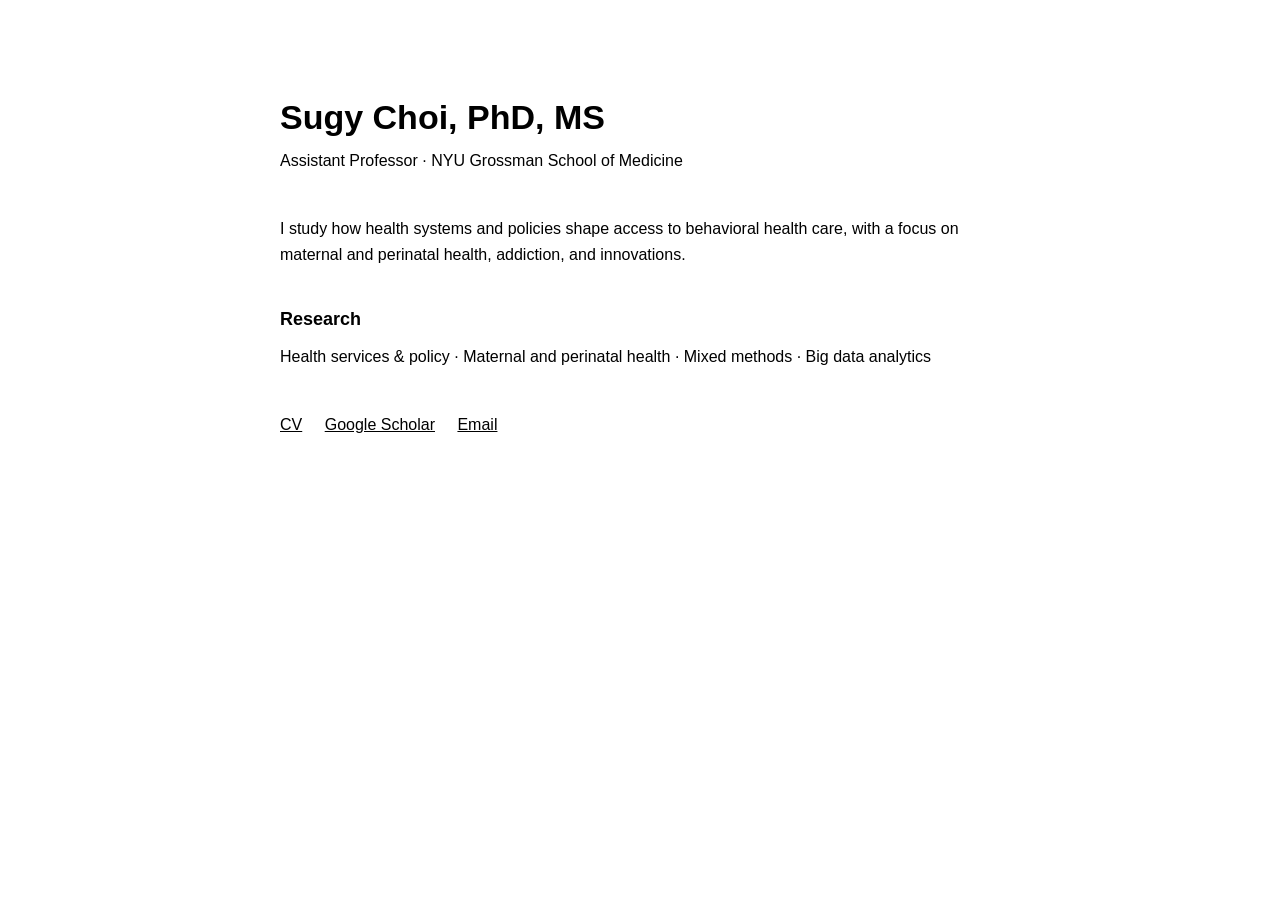
<file: index.html>
<!doctype html>
<html lang="en">
<head>
<meta charset="utf-8">
<meta name="viewport" content="width=device-width,initial-scale=1">
  <meta name="google-site-verification" content="nGNO6P0Xjmfoy4qVDHBdBJKERn3d0fuxMGFRAaiCqsQ" />
<title>Sugy Choi, PhD | Health Services Research</title>
<style>
body{
  margin:0;
  background:#fff;
  color:#000;
  font-family:Arial,Helvetica,sans-serif;
  font-size:16px;
  line-height:1.6;
}
main{
  max-width:720px;
  margin:0 auto;
  padding:90px 28px;
}
h1{
  font-size:34px;
  margin:0 0 4px;
  font-weight:600;
}
.subtitle{
  margin:0 0 42px;
}
h2{
  font-size:18px;
  margin:38px 0 10px;
}
p{
  margin:0 0 16px;
}
a{
  color:#000;
  text-decoration:underline;
}
.links{
  margin-top:42px;
}
.links a{
  margin-right:18px;
}
</style>
</head>
<body>
<main>
  <h1>Sugy Choi, PhD, MS</h1>
<p class="subtitle">
  Assistant Professor · NYU Grossman School of Medicine
</p>

  <p>
    I study how health systems and policies shape access to behavioral health care,
    with a focus on maternal and perinatal health, addiction, and innovations.
  </p>

  <h2>Research</h2>
  <p>
    Health services & policy · Maternal and perinatal health ·
    Mixed methods · Big data analytics
  </p>

<div class="links">
  <a href="Sugy_Choi_CV.pdf">CV</a>
  <a href="https://scholar.google.com/citations?hl=en&user=0x3zEW8AAAAJ">Google Scholar</a>
  <a href="mailto:sugy.choi@nyulangone.org">Email</a>
</div>
</main>
</body>
</html>
</file>
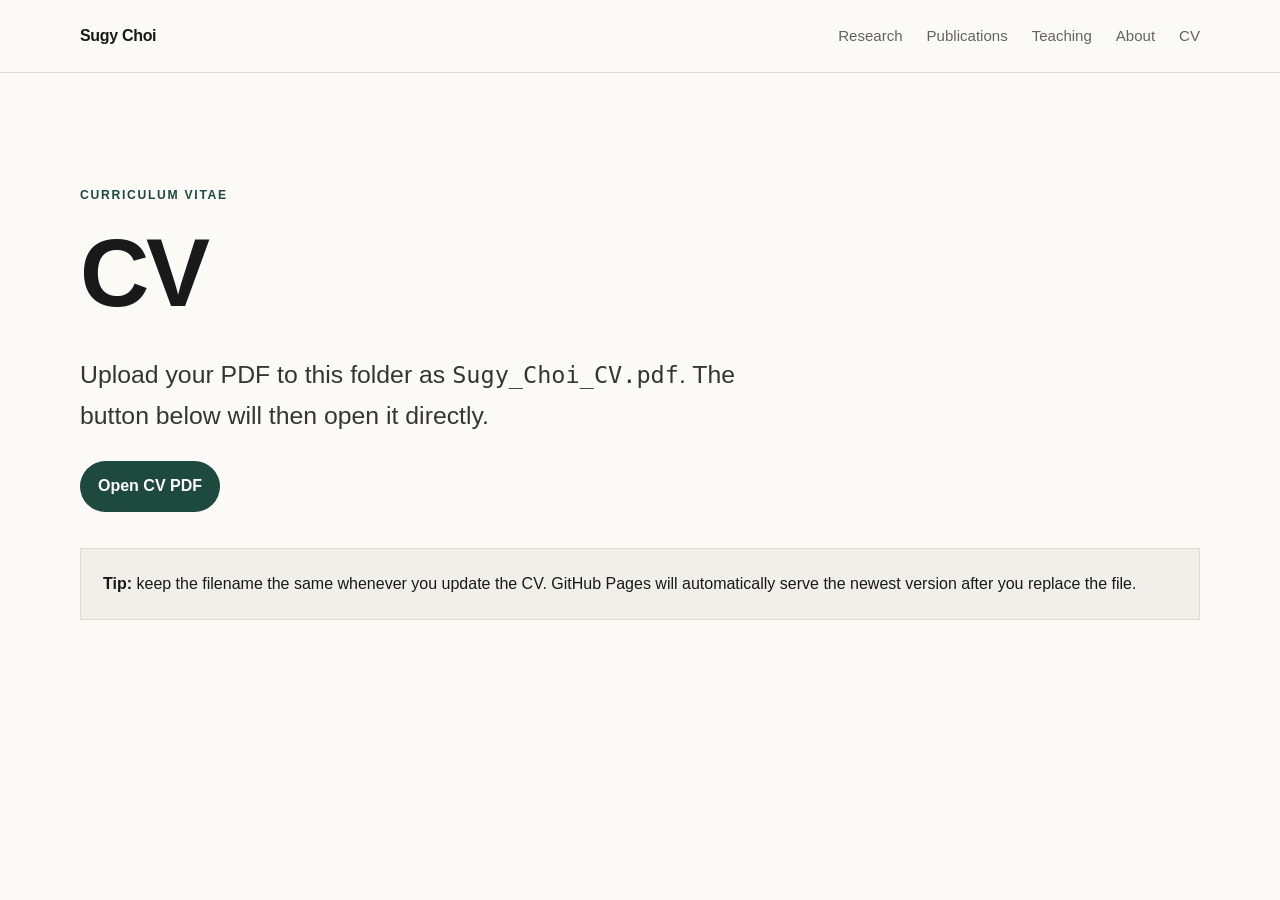
<file: cv.html>
<!DOCTYPE html>
<html lang="en">
<head>
  <meta charset="UTF-8" />
  <meta name="viewport" content="width=device-width, initial-scale=1.0" />
  <title>CV | Sugy Choi</title>
  <link rel="stylesheet" href="assets/style.css" />
</head>
<body>
  <header class="site-header">
    <div class="container nav-wrap">
      <a class="brand" href="index.html">Sugy Choi</a>
      <nav>
        <a href="index.html#research">Research</a>
        <a href="publications.html">Publications</a>
        <a href="index.html#teaching">Teaching</a>
        <a href="index.html#about">About</a>
        <a href="cv.html">CV</a>
      </nav>
    </div>
  </header>

  <main class="page container">
    <p class="eyebrow">Curriculum Vitae</p>
    <h1>CV</h1>
    <p class="lede narrow">
      Upload your PDF to this folder as <code>Sugy_Choi_CV.pdf</code>. The button below will then
      open it directly.
    </p>
    <p><a class="button" href="Sugy_Choi_CV.pdf">Open CV PDF</a></p>

    <div class="note-box">
      <strong>Tip:</strong> keep the filename the same whenever you update the CV. GitHub Pages will
      automatically serve the newest version after you replace the file.
    </div>
  </main>
</body>
</html>
</file>
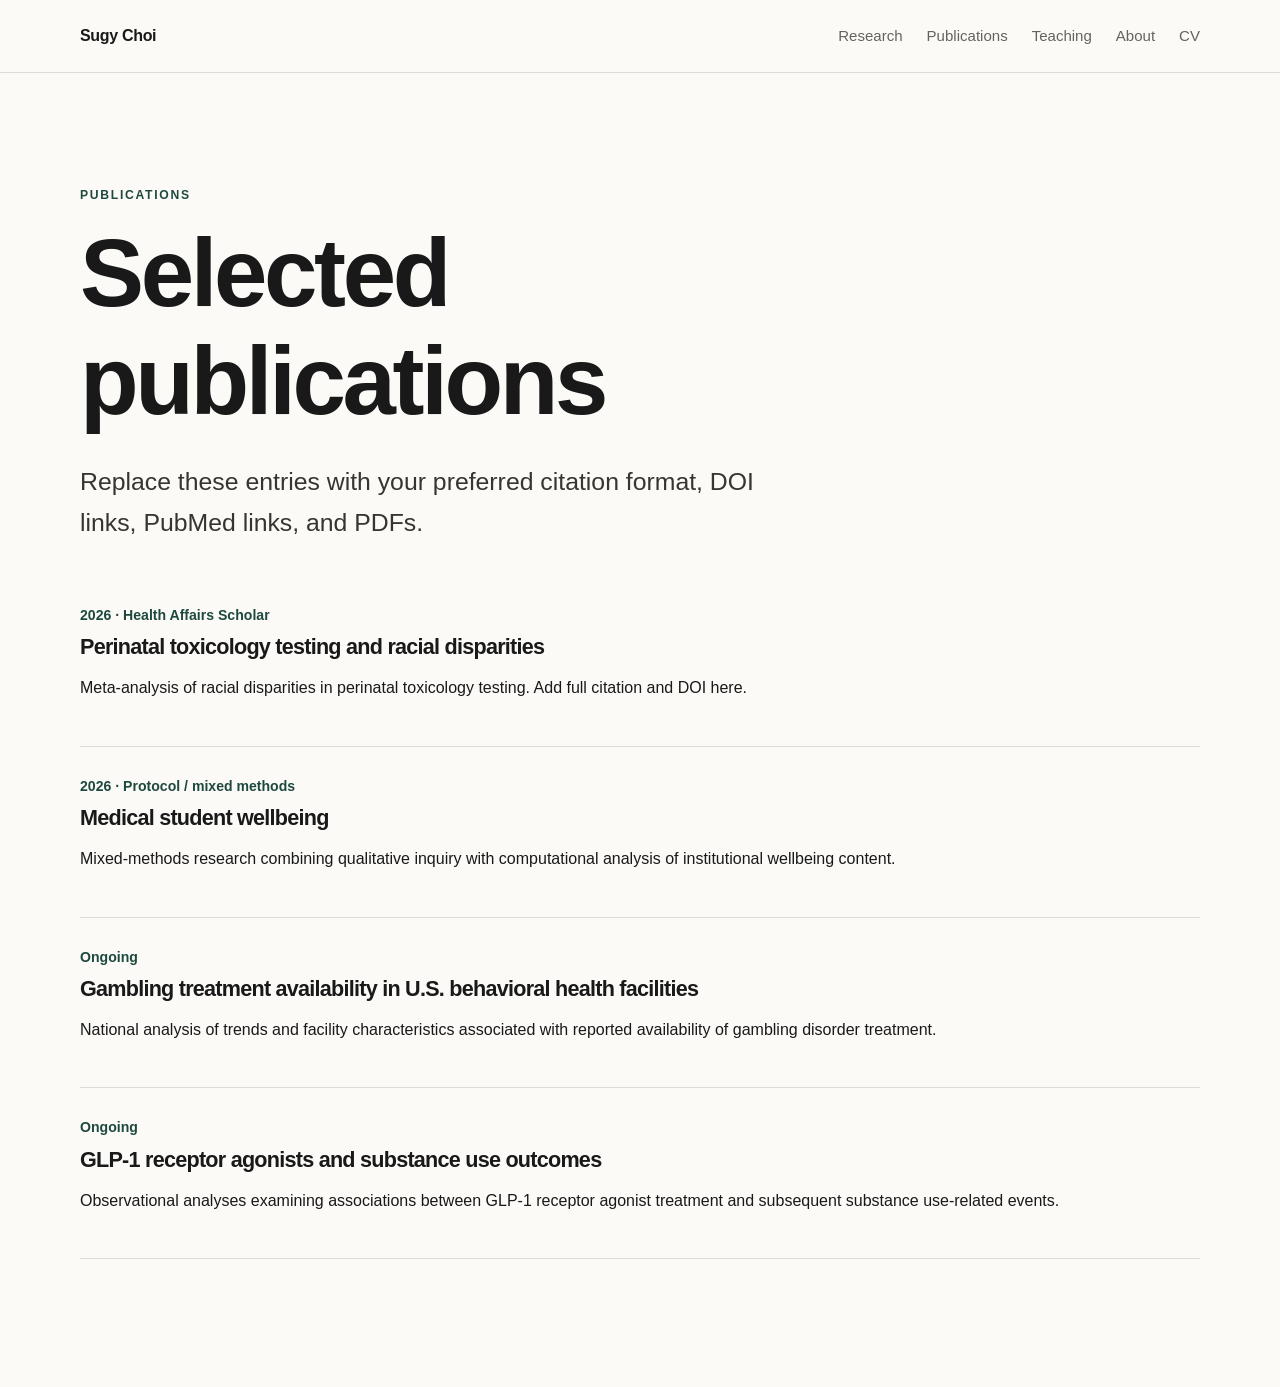
<file: publications.html>
<!DOCTYPE html>
<html lang="en">
<head>
  <meta charset="UTF-8" />
  <meta name="viewport" content="width=device-width, initial-scale=1.0" />
  <title>Publications | Sugy Choi</title>
  <link rel="stylesheet" href="assets/style.css" />
</head>
<body>
  <header class="site-header">
    <div class="container nav-wrap">
      <a class="brand" href="index.html">Sugy Choi</a>
      <nav>
        <a href="index.html#research">Research</a>
        <a href="publications.html">Publications</a>
        <a href="index.html#teaching">Teaching</a>
        <a href="index.html#about">About</a>
        <a href="cv.html">CV</a>
      </nav>
    </div>
  </header>

  <main class="page container">
    <p class="eyebrow">Publications</p>
    <h1>Selected publications</h1>
    <p class="lede narrow">
      Replace these entries with your preferred citation format, DOI links, PubMed links, and PDFs.
    </p>

    <div class="publication-list full">
      <article>
        <p class="pub-meta">2026 · Health Affairs Scholar</p>
        <h3>Perinatal toxicology testing and racial disparities</h3>
        <p>
          Meta-analysis of racial disparities in perinatal toxicology testing. Add full citation
          and DOI here.
        </p>
      </article>

      <article>
        <p class="pub-meta">2026 · Protocol / mixed methods</p>
        <h3>Medical student wellbeing</h3>
        <p>
          Mixed-methods research combining qualitative inquiry with computational analysis of
          institutional wellbeing content.
        </p>
      </article>

      <article>
        <p class="pub-meta">Ongoing</p>
        <h3>Gambling treatment availability in U.S. behavioral health facilities</h3>
        <p>
          National analysis of trends and facility characteristics associated with reported
          availability of gambling disorder treatment.
        </p>
      </article>

      <article>
        <p class="pub-meta">Ongoing</p>
        <h3>GLP-1 receptor agonists and substance use outcomes</h3>
        <p>
          Observational analyses examining associations between GLP-1 receptor agonist treatment
          and subsequent substance use-related events.
        </p>
      </article>
    </div>
  </main>
</body>
</html>
</file>
<file: assets/style.css>
:root {
  --bg: #fbfaf7;
  --text: #191919;
  --muted: #66635f;
  --line: #dedbd5;
  --panel: #f1efe9;
  --accent: #1e493e;
  --max: 1120px;
}

* { box-sizing: border-box; }

html { scroll-behavior: smooth; }

body {
  margin: 0;
  font-family: Inter, ui-sans-serif, -apple-system, BlinkMacSystemFont, "Segoe UI", sans-serif;
  color: var(--text);
  background: var(--bg);
  line-height: 1.65;
}

a { color: inherit; }

.container {
  width: min(calc(100% - 40px), var(--max));
  margin: 0 auto;
}

.site-header {
  position: sticky;
  top: 0;
  z-index: 20;
  background: rgba(251, 250, 247, 0.94);
  backdrop-filter: blur(12px);
  border-bottom: 1px solid var(--line);
}

.nav-wrap {
  min-height: 72px;
  display: flex;
  align-items: center;
  justify-content: space-between;
  gap: 30px;
}

.brand {
  font-weight: 750;
  text-decoration: none;
  letter-spacing: -0.02em;
}

nav {
  display: flex;
  gap: 24px;
  flex-wrap: wrap;
}

nav a {
  text-decoration: none;
  font-size: 0.94rem;
  color: var(--muted);
}

nav a:hover { color: var(--text); }

.hero {
  min-height: 72vh;
  display: grid;
  grid-template-columns: 1.5fr 0.75fr;
  gap: 80px;
  align-items: center;
  padding-top: 80px;
  padding-bottom: 80px;
}

.eyebrow {
  text-transform: uppercase;
  font-size: 0.76rem;
  letter-spacing: 0.14em;
  font-weight: 750;
  color: var(--accent);
  margin-bottom: 14px;
}

h1, h2, h3 {
  line-height: 1.12;
  letter-spacing: -0.035em;
}

h1 {
  font-size: clamp(3.2rem, 8vw, 6.8rem);
  margin: 0 0 28px;
  max-width: 900px;
}

h2 {
  font-size: clamp(2rem, 4vw, 3.5rem);
  margin: 0 0 22px;
}

h3 {
  font-size: 1.35rem;
  margin: 8px 0 14px;
}

.lede {
  font-size: clamp(1.15rem, 2vw, 1.55rem);
  color: #373532;
  max-width: 800px;
}

.narrow { max-width: 720px; }

.hero-links {
  margin-top: 36px;
  display: flex;
  align-items: center;
  gap: 24px;
  flex-wrap: wrap;
}

.button {
  display: inline-block;
  text-decoration: none;
  background: var(--accent);
  color: white;
  padding: 12px 18px;
  border-radius: 999px;
  font-weight: 700;
}

.text-link {
  font-weight: 700;
  text-decoration: none;
  border-bottom: 1px solid currentColor;
}

.hero-card {
  border-top: 4px solid var(--accent);
  background: var(--panel);
  padding: 28px;
}

.hero-card ul {
  list-style: none;
  padding: 0;
  margin: 10px 0 0;
}

.hero-card li {
  padding: 12px 0;
  border-bottom: 1px solid var(--line);
}

.label {
  font-size: 0.8rem;
  text-transform: uppercase;
  letter-spacing: 0.1em;
  font-weight: 750;
}

.section {
  padding: 110px 0;
}

.section-alt {
  background: var(--panel);
}

.section-heading {
  max-width: 720px;
  margin-bottom: 52px;
}

.cards {
  display: grid;
  grid-template-columns: repeat(3, 1fr);
  gap: 24px;
}

.card {
  background: var(--bg);
  border: 1px solid var(--line);
  padding: 30px;
  min-height: 300px;
}

.number {
  color: var(--accent);
  font-weight: 800;
  font-size: 0.85rem;
}

.two-col {
  display: grid;
  grid-template-columns: 0.8fr 1.2fr;
  gap: 80px;
}

.publication-list article {
  padding: 0 0 28px;
  margin-bottom: 28px;
  border-bottom: 1px solid var(--line);
}

.publication-list.full {
  margin-top: 60px;
}

.pub-meta {
  color: var(--accent);
  font-weight: 700;
  font-size: 0.88rem;
  margin-bottom: 5px;
}

.small-note {
  color: var(--muted);
  font-size: 0.92rem;
}

.contact-strip {
  background: var(--accent);
  color: white;
  padding: 80px 0;
}

.contact-strip .eyebrow { color: #d9ebe4; }

.contact-inner {
  display: grid;
  grid-template-columns: 1fr 1fr;
  gap: 60px;
}

footer {
  padding: 26px 0;
  border-top: 1px solid var(--line);
}

.footer-inner {
  display: flex;
  justify-content: space-between;
  gap: 20px;
  color: var(--muted);
  font-size: 0.9rem;
}

.page {
  padding-top: 100px;
  padding-bottom: 100px;
  min-height: 70vh;
}

.page h1 {
  font-size: clamp(3rem, 8vw, 6rem);
}

.note-box {
  margin-top: 36px;
  padding: 22px;
  border: 1px solid var(--line);
  background: var(--panel);
}

code {
  font-family: ui-monospace, SFMono-Regular, Menlo, monospace;
  font-size: 0.95em;
}

@media (max-width: 820px) {
  .nav-wrap { align-items: flex-start; padding: 18px 0; }
  nav { gap: 12px 18px; justify-content: flex-end; }
  .hero, .two-col, .contact-inner { grid-template-columns: 1fr; gap: 40px; }
  .hero { padding-top: 60px; }
  .cards { grid-template-columns: 1fr; }
  .section { padding: 80px 0; }
}

@media (max-width: 560px) {
  .nav-wrap { display: block; }
  nav { margin-top: 12px; }
  h1 { font-size: 3.4rem; }
  .footer-inner { display: block; }
}
</file>
